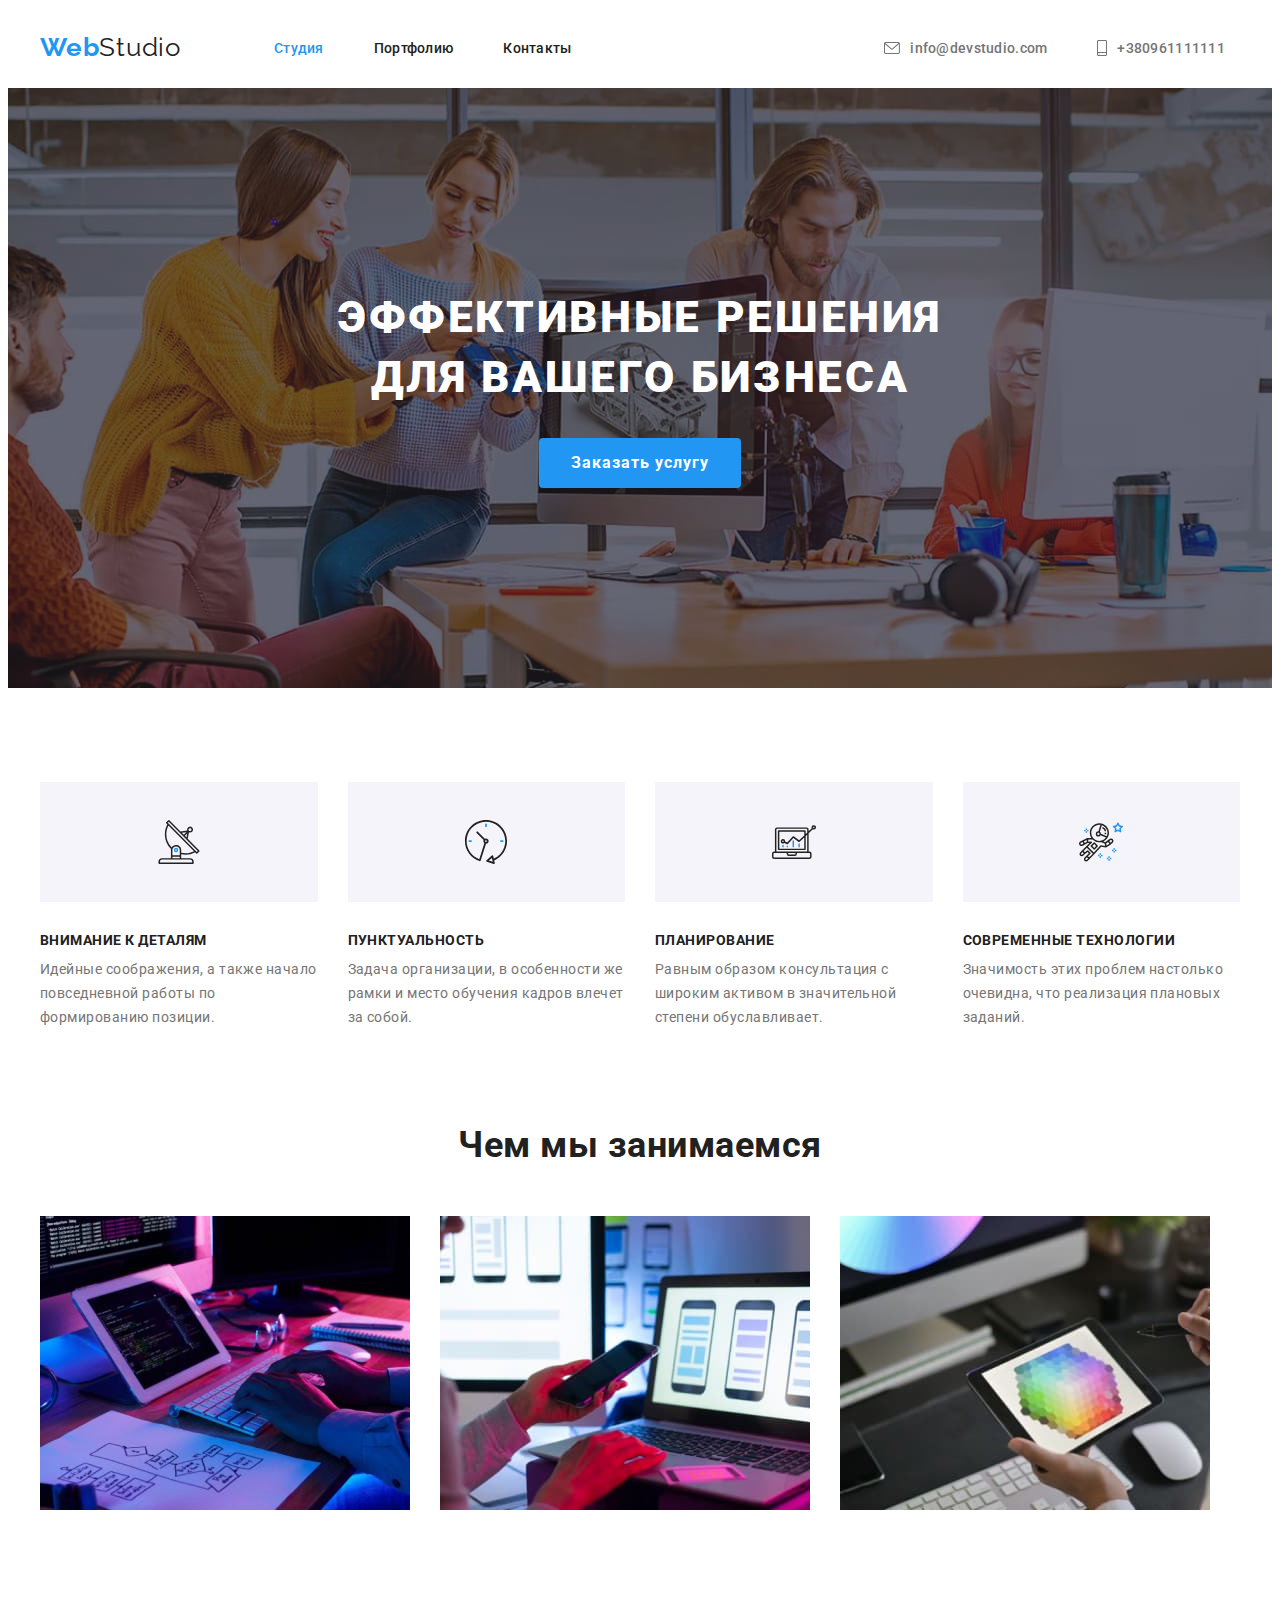
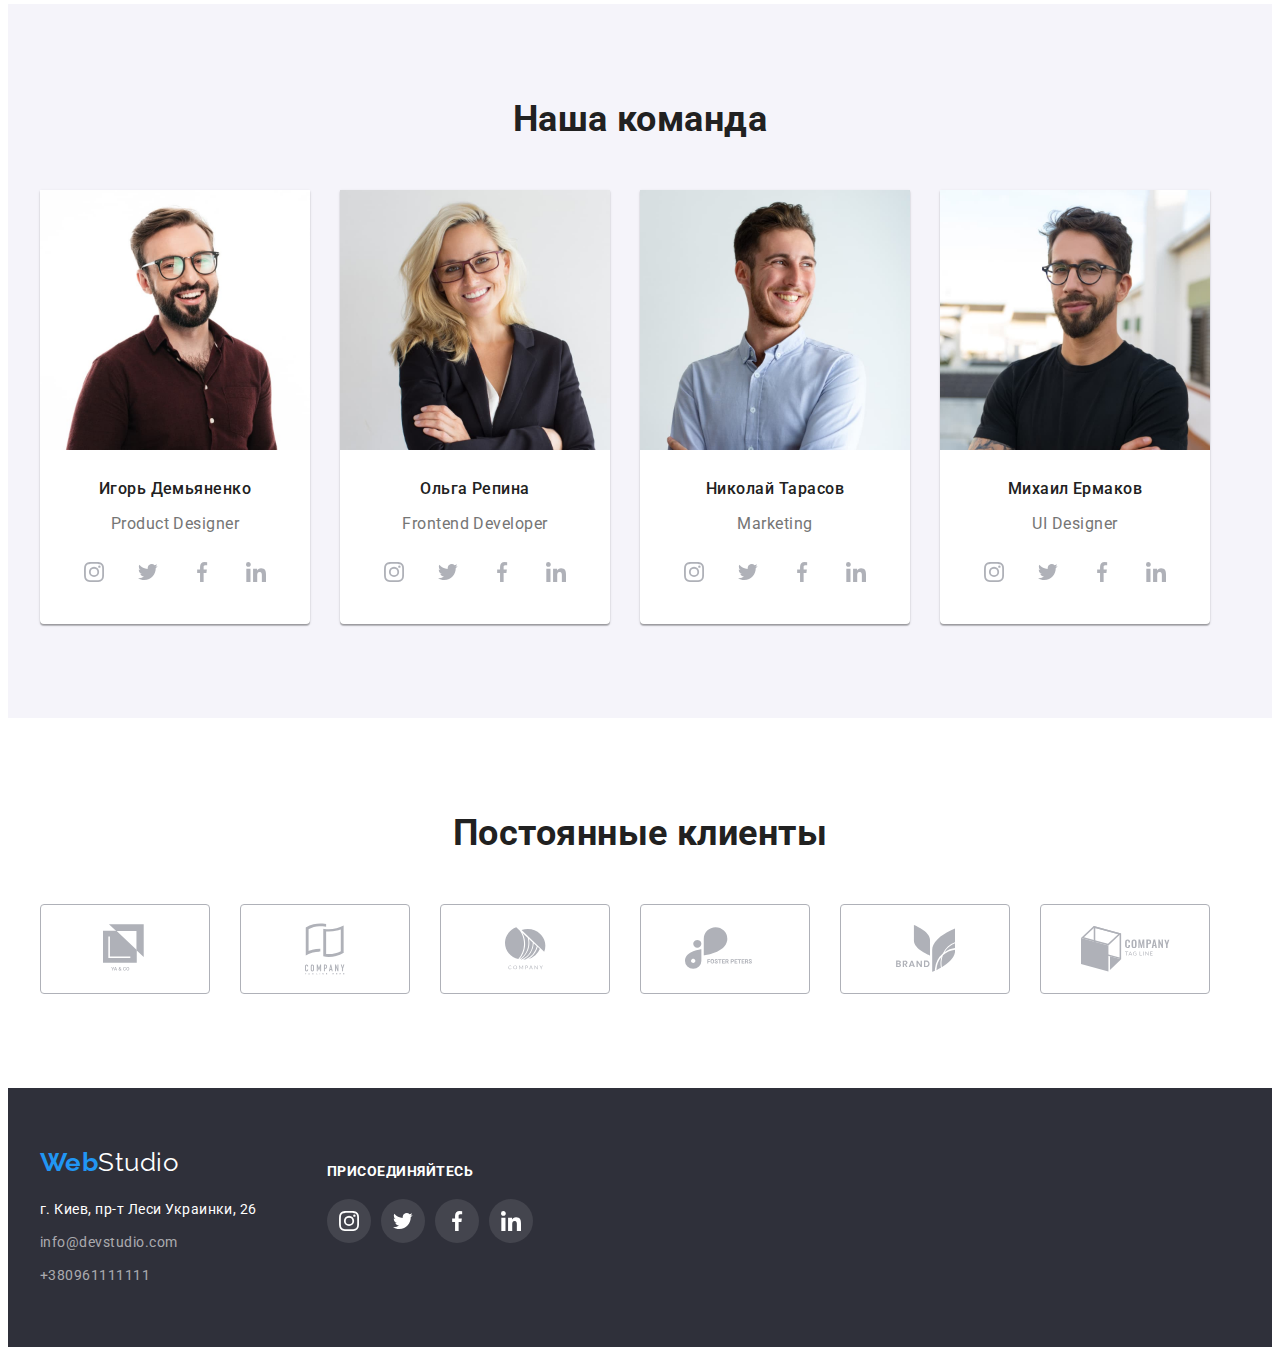
<file: index.html>
<!DOCTYPE html>
<html lang="ru">
  <head>
    <link href="https://fonts.googleapis.com/css2?family=Tangerine&display=swap" rel="stylesheet">
    <meta charset="UTF-8" />
    <meta name="viewport" content="width=device-width, initial-scale=1.0" />
    <title>Студия</title>
    <link rel="preconnect" href="https://fonts.gstatic.com">
    <link href="https://fonts.googleapis.com/css2?family=Raleway:wght@700&family=Roboto:wght@400;500;700;900&display=swap" rel="stylesheet">
    <link rel="stylesheet" href="https://cdnjs.cloudflare.com/ajax/libs/modern-normalize/1.0.0/modern-normalize.min.css" 
    integrity="sha512-ISS7cAi1PEhQ8jnbJpJZMd29NlhNj4AWYyLOSp2CE/CsHxTCu+r+t0D2yoJudVrd0/8fTVPUVDzY5Tvli75u/g==" crossorigin="anonymous" />
    <link rel="stylesheet" href="./css/common.css">
    <link rel="stylesheet" href="./css/main.css">

    
  </head>
  <body>
    <header class="page-header">
        <div class="container">
            <nav class="main-nav">
                <a href="./index.html" lang="en" class="logo"><span class="logo-color">Web</span>Studio</a>
                <ul class="site-nav">
                    <li class="item"><a class="link current" href="./index.html">Студия</a></li>
                    <li class="item"><a class="link" href="./portfolio.html">Портфолию</a></li> 
                    <li class="item"><a class="link" href="">Контакты</a></li>
                </ul>
            </nav>   
        
            <div class="container">            

                <ul class="contacts list">
                    <li class="item">
                        <a class="contacts-link" href="mailto:info@devstudio.com">
                            <svg class="contacts-icon" width="16" height="12">
                                <use href="./images/icons.svg#icon-envelope"></use>
                            </svg>
                            info@devstudio.com</a></li>


                    <li class="item">
                        <a class="contacts-link icon-mobile" href="tel:+380961111111">
                             <svg class="contacts-icon" width="10" height="16">
                                <use href="./images/icons.svg#icon-smartphone"></use>
                            </svg>
                            +380961111111</a></li>
                        
           

                
                    </ul>
            </div>
            </div>
    </header>
       




   


    <main>
    <!--Герой-->
    <section class="hero">
        <h1 class="hero-title">Эффективные решения <br/> для вашего бизнеса</h1>
        <a href="" class="button">Заказать услугу</a>
    </section>

    
    <!--Особенности-->
    <section class="feature">
        <div class="container">
        <h2 class="visually-hidden">Особенности</h2>
        <ul class="feature-items">
            
            
            <li class="item icon-antena">
                <div class="thumb">
                <svg class="nav-icon" width="70" height="70">
                    <use href="./images/icons.svg#icon-antenna-1"></use>
                </svg></div>
                <h3 class="title">Внимание к деталям</h3>
                <p class="title-text">Идейные соображения, а также начало повседневной работы по формированию позиции.</p>
            </li>
        
            <li class="item icon-clock">
                <div class="thumb">
                <svg class="nav-icon" width="70" height="70">
                    <use href="./images/icons.svg#icon-clock-1"></use>
                </svg></div>
                <h3 class="title">Пунктуальность</h3>
                <p class="title-text">Задача организации, в особенности же рамки и место обучения кадров влечет за собой.</p>
            </li>
            <li class="item icon-diagram">
                <div class="thumb">
                <svg class="nav-icon" width="70" height="70">
                    <use href="./images/icons.svg#icon-diagram-1"></use>
                </svg></div>
                <h3 class="title">Планирование</h3>
                <p class="title-text">Равным образом консультация с широким активом в значительной степени обуславливает.</p>
            </li>
            <li class="item icon-astronaut">
                <div class="thumb">
                <svg class="nav-icon" width="70" height="70">
                    <use href="./images/icons.svg#icon-astronaut-1"></use>
                </svg></div>
                <h3 class="title">Современные технологии</h3>
                <p class="title-text">Значимость этих проблем настолько очевидна, что реализация плановых заданий.</p>
            </li>
        </ul>
    </div>
    </section>
    <!--Чем мы занимаемся-->
    <section class="work">
        <h2 class="work-title">Чем мы занимаемся</h2>
      <div class="container">  
        <ul class="work-items list">
         <li class="item">
          <img src="images/1.jpg" alt="1" width="370">
        </li>
        <li class="item">
          <img src="images/2.jpg" alt="2" width="370">
        </li>
        <li class="item">
          <img src="images/3.jpg" alt="3" width="370">
        </li>
      </ul>
    </div>
    
    </section>
      <!--Наша команда-->
    <section class="comand">
        <h2 class="comand-title">Наша команда</h2>
    <div class="container">
        <ul class="comand-group list">
            <li class="item">
                <img src="images/igor.jpg" alt="Игорь Демьяненко" width="270">
                <h3 class="comand-name">Игорь Демьяненко</h3>
                <p lang="en" class="comand-profesion">Product Designer</p>
                <ul class="nav">
                    <li class="nav-item"> 
                        <a href="" class="nav-link">
                            <svg class="nav-icon" width="20" hight="20">
                                <use href="./images/icons.svg#icon-instagram"></use>
                            </svg>
                        </a>
                    </li>
                    <li class="nav-item">
                        <a href="" class="nav-link"><svg class="nav-icon" width="20" hight="20">
                            <use href="./images/icons.svg#icon-twitter"></use>
                        </svg></a>
                    </li>
                    <li class="nav-item">
                        <a href="" class="nav-link"><svg class="nav-icon" width="20" hight="20">
                            <use href="./images/icons.svg#icon-facebook"></use>
                        </svg></a>
                    </li>
                    <li class="nav-item">
                        <a href="" class="nav-link"><svg class="nav-icon" width="20" hight="20">
                            <use href="./images/icons.svg#icon-linkedin"></use>
                        </svg></a>
                    </li>
                </ul>
            </li>
            <li class="item">
                <img src="images/olga.jpg" alt="Ольга Репина" width="270">
                <h3 class="comand-name">Ольга Репина</h3>
                <p lang="en" class="comand-profesion">Frontend Developer</p>
                <ul class="nav">
                    <li class="nav-item"> 
                        <a href="" class="nav-link">
                            <svg class="nav-icon" width="20" height="20">
                                <use href="./images/icons.svg#icon-instagram"></use>
                            </svg>
                        </a>
                    </li>
                    <li class="nav-item">
                        <a href="" class="nav-link"><svg class="nav-icon" width="20" height="20">
                            <use href="./images/icons.svg#icon-twitter"></use>
                        </svg></a>
                    </li>
                    <li class="nav-item">
                        <a href="" class="nav-link"><svg class="nav-icon" width="20" height="20">
                            <use href="./images/icons.svg#icon-facebook"></use>
                        </svg></a>
                    </li>
                    <li class="nav-item">
                        <a href="" class="nav-link"><svg class="nav-icon" width="20" height="20">
                            <use href="./images/icons.svg#icon-linkedin"></use>
                        </svg></a>
                    </li>
                </ul>
              
            </li>
            <li class="item">
                <img src="images/nicolay.jpg" alt="Николай Тарасов" width="270">
                <h3 class="comand-name">Николай Тарасов</h3>
                <p lang="en" class="comand-profesion">Marketing</p>
                <ul class="nav">
                    <li class="nav-item"> 
                        <a href="" class="nav-link">
                            <svg class="nav-icon" width="20" height="20">
                                <use href="./images/icons.svg#icon-instagram"></use>
                            </svg>
                        </a>
                    </li>
                    <li class="nav-item">
                        <a href="" class="nav-link"><svg class="nav-icon" width="20" height="20">
                            <use href="./images/icons.svg#icon-twitter"></use>
                        </svg></a>
                    </li>
                    <li class="nav-item">
                        <a href="" class="nav-link"><svg class="nav-icon" width="20" height="20">
                            <use href="./images/icons.svg#icon-facebook"></use>
                        </svg></a>
                    </li>
                    <li class="nav-item">
                        <a href="" class="nav-link"><svg class="nav-icon" width="20" height="20">
                            <use href="./images/icons.svg#icon-linkedin"></use>
                        </svg></a>
                    </li>
                </ul>
            </li>
            <li class="item">
                <img src="images/michail.jpg" alt="Михаил Ермаков" width="270">
                <h3 class="comand-name">Михаил Ермаков</h3>
                <p lang="en" class="comand-profesion">UI Designer</p>
                <ul class="nav">
                    <li class="nav-item"> 
                        <a href="" class="nav-link">
                            <svg class="nav-icon" width="20" height="20">
                                <use href="./images/icons.svg#icon-instagram"></use>
                            </svg>
                        </a>
                    </li>
                    <li class="nav-item">
                        <a href="" class="nav-link"><svg class="nav-icon" width="20" height="20">
                            <use href="./images/icons.svg#icon-twitter"></use>
                        </svg></a>
                    </li>
                    <li class="nav-item">
                        <a href="" class="nav-link"><svg class="nav-icon" width="20" height="20">
                            <use href="./images/icons.svg#icon-facebook"></use>
                        </svg></a>
                    </li>
                    <li class="nav-item">
                        <a href="" class="nav-link"><svg class="nav-icon" width="20" height="20">
                            <use href="./images/icons.svg#icon-linkedin"></use>
                        </svg></a>
                    </li>
                </ul>
            </li>
        </ul>
    </div>
  
   </section>

   <!--Наши клиенты-->
   <section class="clients">
       <h2 class="clients-title">Постоянные клиенты</h2>
       <div class="container">
           <ul class="clients-group list">
               <li class="item">
                  
                <a href="" class="clients-link">
                    <svg class="clients-icon" width="45" height="50">
                        <use href="./images/icons.svg#icon-logo-1"></use>
                    </svg>
                </a>
            
               </li>
               <li class="item">
                <a href="" class="clients-link" >
                    <svg class="clients-icon" width="40" height="52" >
                        <use href="./images/icons.svg#icon-logo-2"></use>
                    </svg>
                </a>
               </li>
               <li class="item" >
                <a href="" class="clients-link">
                    <svg class="clients-icon" width="41" height="43" >
                        <use href="./images/icons.svg#icon-logo-3"></use>
                    </svg>
                </a>

               </li>
               <li class="item" >
                <a href="" class="clients-link">
                    <svg class="clients-icon" width="80" height="43">
                        <use href="./images/icons.svg#icon-logo-4"></use>
                    </svg>
                </a>
               </li>
               <li class="item" >
                <a href="" class="clients-link">
                    <svg class="clients-icon" width="59" height="47">
                        <use href="./images/icons.svg#icon-logo-5"></use>
                    </svg>
                </a>
               </li>
               <li class="item" >
                <a href="" class="clients-link">
                    <svg class="clients-icon" width="89" height="46">
                        <use href="./images/icons.svg#icon-logo-6"></use>
                    </svg>
                </a>
               </li>
           </ul>

       </div>


   </section>

    </main>
<footer class="footer">
        <!--Адрес-->
       <div class="container main">
        <div class="footer-address">

        <a href="" lang="en" class="logo-footer"><span class="logo-color">Web</span>Studio</a>
        
        
        <address class="address-title">
            <p class="address-p">г. Киев, пр-т Леси Украинки, 26 </p>
        </address>
        
        <address>
            <ul class="main-address">
                <li class="item"><a class="address-link" href="mailto:info@devstudio.com">info@devstudio.com</a></li>
                <li class="item"><a class="address-link" href="tel:+380961111111">+380961111111</a></li>
             </ul>   
            </address>
        </div>   
       

      <div class="footer-nav">
          <h2 class="title">Присоединяйтесь</h2>
          <ul class="nav-footer">
            <li class="nav-item"> 
                <a href="" class="nav-link-footer">
                    <svg class="nav-icon" width="20" hight="20">
                        <use href="./images/icons.svg#icon-instagram"></use>
                    </svg>
                </a>
            </li>
            <li class="nav-item">
                <a href="" class="nav-link-footer"><svg class="nav-icon" width="20" hight="20">
                    <use href="./images/icons.svg#icon-twitter"></use>
                </svg></a>
            </li>
            <li class="nav-item">
                <a href="" class="nav-link-footer"><svg class="nav-icon" width="20" hight="20">
                    <use href="./images/icons.svg#icon-facebook"></use>
                </svg></a>
            </li>
            <li class="nav-item">
                <a href="" class="nav-link-footer"><svg class="nav-icon" width="20" hight="20">
                    <use href="./images/icons.svg#icon-linkedin"></use>
                </svg></a>
            </li>
        </ul>



      </div>
    </div> 
</footer>
  </body>
</html>
</file>
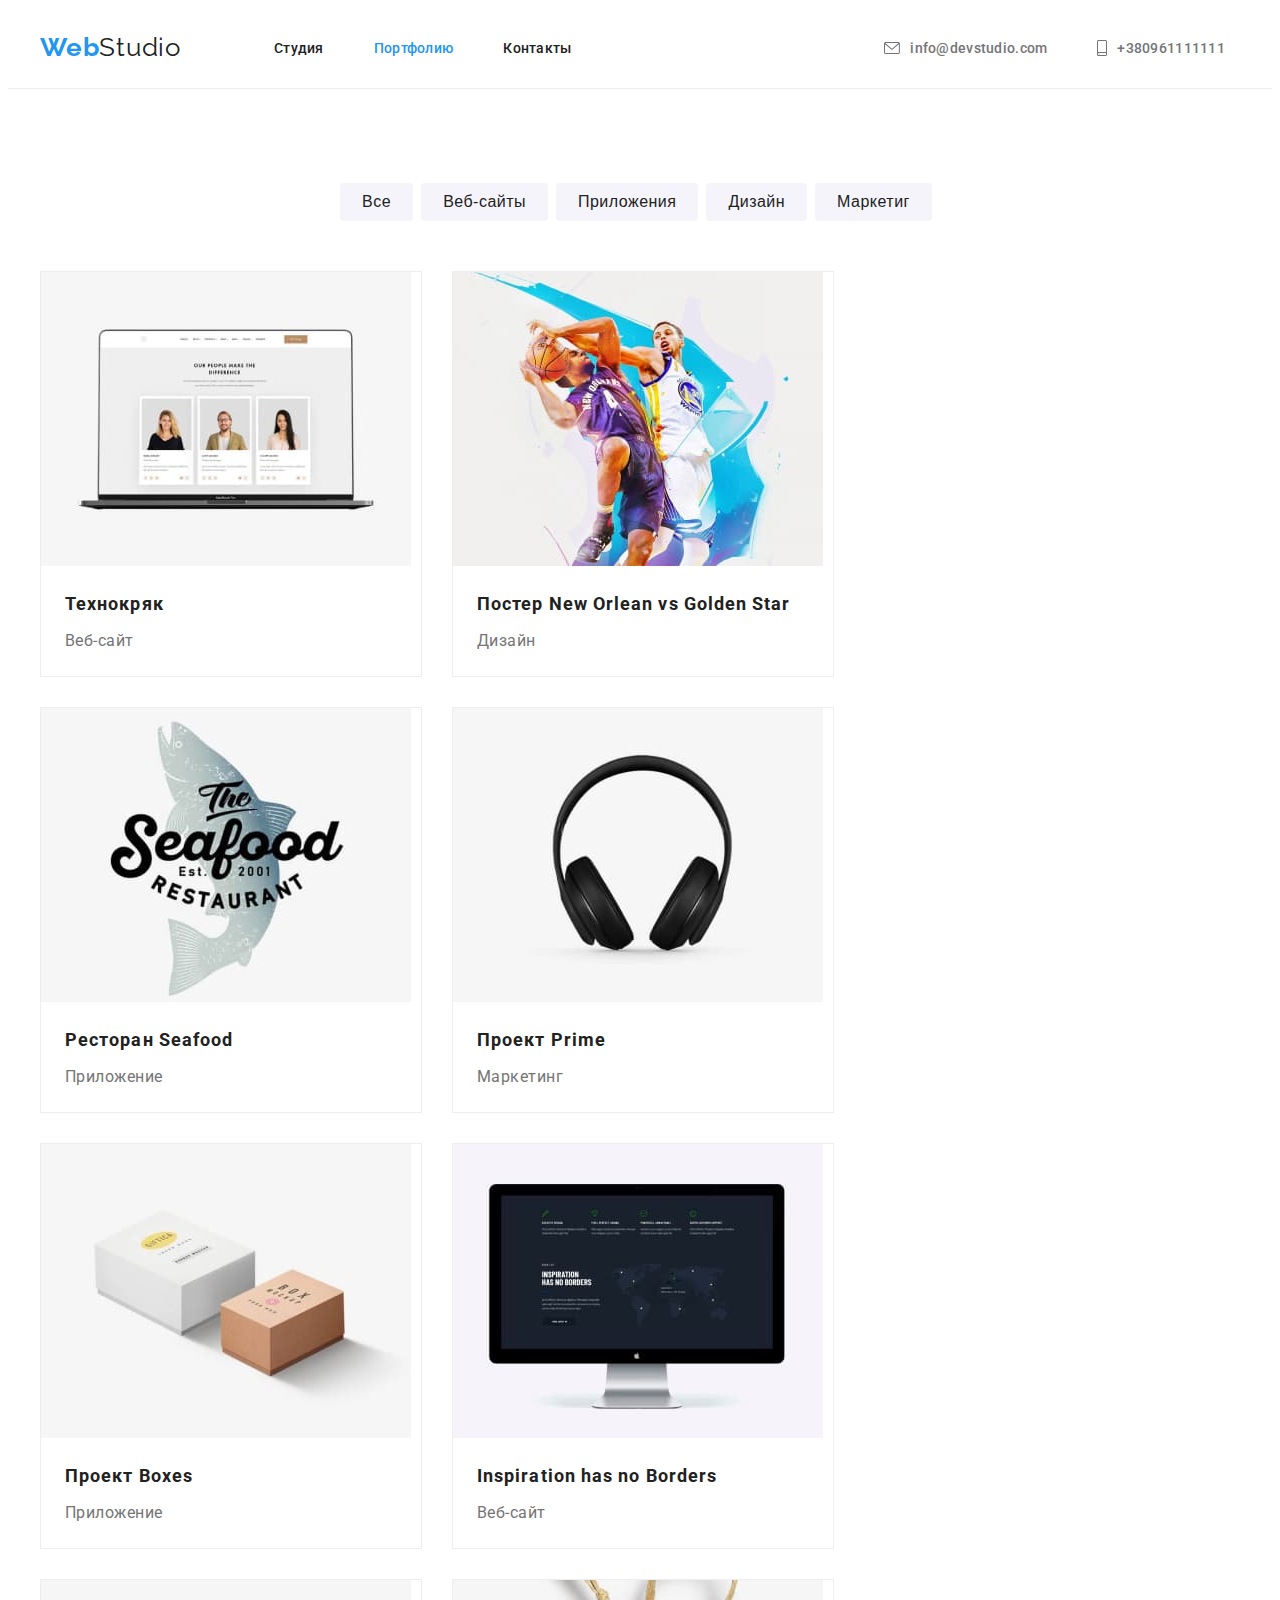
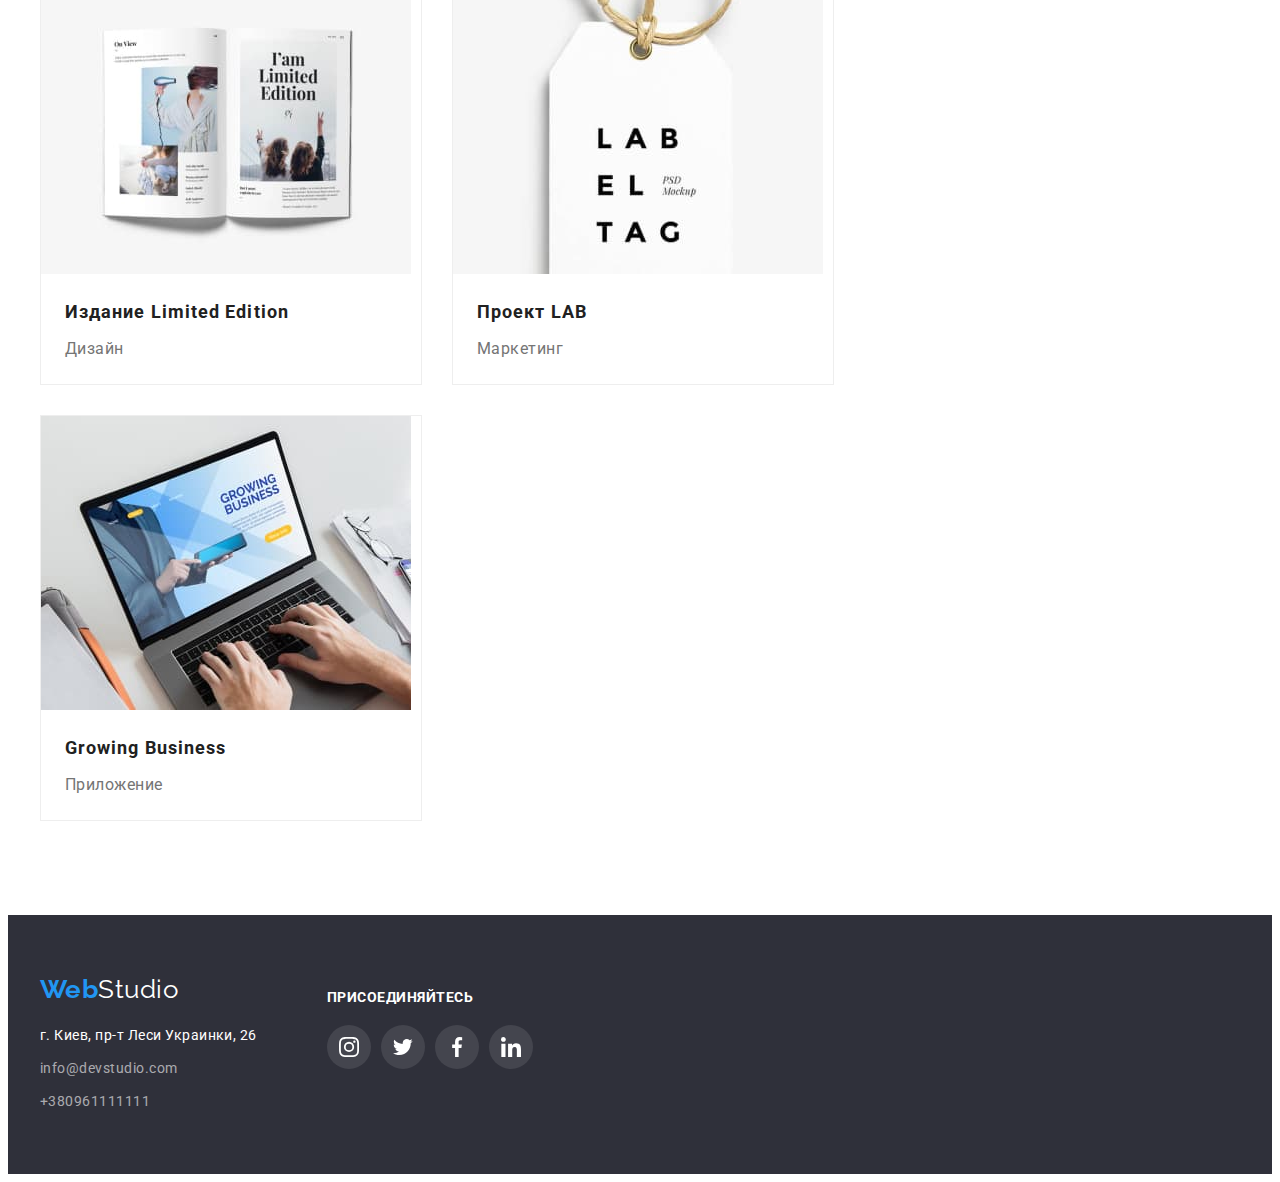
<file: portfolio.html>
<!DOCTYPE html>
<html lang="ru">
  <head>
    <link href="https://fonts.googleapis.com/css2?family=Tangerine&display=swap" rel="stylesheet">
    <meta charset="UTF-8" />
    <meta name="viewport" content="width=device-width, initial-scale=1.0" />
    <title>Портфолио</title>
    <link rel="preconnect" href="https://fonts.gstatic.com">
    <link href="https://fonts.googleapis.com/css2?family=Raleway:wght@700&family=Roboto:wght@400;500;700;900&display=swap" rel="stylesheet">
    <link rel="stylesheet" href="https://cdnjs.cloudflare.com/ajax/libs/modern-normalize/1.0.0/modern-normalize.min.css" 
    integrity="sha512-ISS7cAi1PEhQ8jnbJpJZMd29NlhNj4AWYyLOSp2CE/CsHxTCu+r+t0D2yoJudVrd0/8fTVPUVDzY5Tvli75u/g==" crossorigin="anonymous" />
    <link rel="stylesheet" href="./css/common.css"/>
    <link rel="stylesheet" href="./css/portfolio.css">
  </head>
 





  <body>
    <header class="page-header"> 
        <div class="container">
        <nav class="main-nav">
            <a href="./index.html" lang="en" class="logo"><span class="logo-color">Web</span>Studio</a>
            <ul class="site-nav">
                <li class="item"><a class="link" href="./index.html">Студия</a></li>
                <li class="item"><a class="link current" href="./portfolio.html">Портфолию</a></li> 
                <li class="item"><a class="link" href="">Контакты</a></li>
            </ul>
        </nav>    
        <div class="container">
            <ul class="contacts list">
                <li class="item">
                    <a class="contacts-link" href="mailto:info@devstudio.com">
                        <svg class="contacts-icon" width="16" height="12">
                            <use href="./images/icons.svg#icon-envelope"></use>
                        </svg>
                        info@devstudio.com</a></li>


                <li class="item">
                    <a class="contacts-link" href="tel:+380961111111">
                         <svg class="contacts-icon" width="10" height="16">
                            <use href="./images/icons.svg#icon-smartphone"></use>
                        </svg>
                        +380961111111</a></li>
                    
       

            
                </ul>
        </div>
        </div>
    </header>
   
    <main>

    <!--Портфолио-->
    <section class="general-portfolio">
        <h1 class="visually-hidden">Портфолио</h1>
        <ul class="button-items">
            <li><button type="button" class="button primary">Все</button></li>
            <li><button type="button" class="button primary">Веб-сайты</button></li>
            <li><button type="button" class="button primary">Приложения</button></li>
            <li><button type="button" class="button primary">Дизайн</button></li>
            <li><button type="button" class="button primary">Маркетиг</button></li>
        </ul>


    <div class="container">
        <ul class="portfolio">
            <li class="item"> 
                <div class="card-thumb">
                    <a href="" class="link"> </a>
                   
             <img src="./images/technokryak.jpg" alt="Технокряк" width="370">  
            
            <div class="card-content">
            <h2 class="title">Технокряк</h2>
                    <p class="text">Веб-сайт</p>
                </div>
            </div>
                </li> 
                  
           
            <li class="item">
               
                    <div class="card-thumb">
                        <a href="" class="link"> </a>
                <img src="./images/neworleans.jpg" alt="Постер New Orlean vs Golden Star" width="370">
                     
                     <div class="card-content">
                      <h2 class="title">Постер New Orlean vs Golden Star</h2>
                      <p class="text">Дизайн</p>
                      </div>
                    </div> 
            </li>
            <li class="item">
                
                    <div class="card-thumb">
                        <a href="" class="link"> </a>
                <img src="./images/restoran.jpg" alt="Ресторан Seafood" width="370">
                
                 <div class="card-content">
                <h2 class="title">Ресторан Seafood</h2>
                <p class="text">Приложение</p>
                </div>
            </div> 
        </li>
                
               
            <li class="item">
               
                    <div class="card-thumb">
                        <a href="" class="link"> </a>
                <img src="./images/prime.jpg" alt="Проект Prime" width="370">
                
                 <div class="card-content">
                <h2 class="title">Проект Prime</h2>
                <p class="text">Маркетинг</p>
                </div>
             </div> 
           
        </li>
                 
               
            <li class="item">
                
                    <div class="card-thumb">
                        <a href="" class="link"> </a>
                <img src="./images/boxex.jpg" alt="Проект Boxes" width="370">
                 
                 <div class="card-content">
                <h2 class="title">Проект Boxes</h2>
                <p class="text">Приложение</p>
                </div>

           </div> 
        </li>
                 
                
            <li class="item">
                
                    <div class="card-thumb">
                        <a href="" class="link"> </a>
                <img src="./images/noborders.jpg" alt="Inspiration has no Borders" width="370">
                
                 <div class="card-content">
                <h2 class="title">Inspiration has no Borders</h2>
                <p class="text">Веб-сайт</p>
                </div>
           </div> 
        </li>
                

            <li class="item">
                
                    <div class="card-thumb">
                        <a href="" class="link"> </a>
                <img src="./images/limitededition.jpg" alt="Издание Limited Edition" width="370">
                    
                <div class="card-content">
                <h2 class="title">Издание Limited Edition</h2>
                <p class="text">Дизайн</p>
                </div>

           </div>
        </li>
                

            <li class="item">
              
                    <div class="card-thumb">
                        <a href="" class="link"> </a>
                <img src="./images/lab.jpg" alt="Проект LAB" width="370">
                    
                
                    <div class="card-content">
                        <h2 class="title">Проект LAB</h2>
                <p class="text">Маркетинг</p>
                </div>

          </div>
        </li>
             
                
            <li class="item">
           
                    <div class="card-thumb">
                        <a href="" class="link"> </a>
                <img src="./images/growingbussines.jpg" alt="Growing Business"  width="370">
                    
                <div class="card-content">
                     <h2 class="title">Growing Business</h2>
                     <p class="text">Приложение</p>
                </div>
         </div>
            </li>
                
                
        </ul>
    </div>
    </section>

    </main>

   <footer class="footer">
        <!--Адрес-->
        <div class="container main">
            <div class="footer-address">
    
            <a href="" lang="en" class="logo-footer"><span class="logo-color">Web</span>Studio</a>
            
            
            <address class="address-title">
                <p class="address-p">г. Киев, пр-т Леси Украинки, 26 </p>
            </address>
            
            <address >
                <ul class="main-address">
                    <li class="item"><a class="address-link" href="mailto:info@devstudio.com">info@devstudio.com</a></li>
                    <li class="item"><a class="address-link" href="tel:+380961111111">+380961111111</a></li>
                 </ul>   
                </address>
            </div>   
           
    
          <div class="footer-nav">
              <h2 class="title">Присоединяйтесь</h2>
              <ul class="nav-footer">
                <li class="nav-item"> 
                    <a href="" class="nav-link-footer">
                        <svg class="nav-icon" width="20" hight="20">
                            <use href="./images/icons.svg#icon-instagram"></use>
                        </svg>
                    </a>
                </li>
                <li class="nav-item">
                    <a href="" class="nav-link-footer"><svg class="nav-icon" width="20" hight="20">
                        <use href="./images/icons.svg#icon-twitter"></use>
                    </svg></a>
                </li>
                <li class="nav-item">
                    <a href="" class="nav-link-footer"><svg class="nav-icon" width="20" hight="20">
                        <use href="./images/icons.svg#icon-facebook"></use>
                    </svg></a>
                </li>
                <li class="nav-item">
                    <a href="" class="nav-link-footer"><svg class="nav-icon" width="20" hight="20">
                        <use href="./images/icons.svg#icon-linkedin"></use>
                    </svg></a>
                </li>
            </ul>
    
    
    
          </div>
        </div>
     
</footer>
    </body>
</html>
</file>
<file: css/common.css>
:root {
    --primary-text-color: #212121;
    --title-text-color: #757575;
    --accent-color: #2196F3;
    --primary-bg-color: #ffffff; 
    --bgc-main: #2F303A;
    --bgc-accent: #F5F4FA;
    --icon-color: #AFB1B8; 
}


body {
    background-color: #ffffff;
    color: #212121;
    text-decoration: none;
    font-family: 'Roboto', sans-serif;
    letter-spacing: 0.03em;
}

ul {
    list-style: none;
}

a {
    text-decoration: none;
}

img {
    display: block;
    max-width: 100%;
    height: auto;
}

.visually-hidden {
    position: absolute;
    width: 1px;
    height: 1px;
    margin: -1px;
    border: 0;
    padding: 0;
    white-space: nowrap;
    clip-path: inset(100%);
    clip: rect(0 0 0 0);
    overflow: hidden;
}

/* logo */

.logo {
    display: block;
    font-family: 'Raleway', sans-serif;
    font-weight: 400;
    font-size: 26px;
    line-height: 1.15;
    color: var(--primary-text-color);
    letter-spacing: 0.03em;
}

.logo-color{
    font-family: 'Raleway', sans-serif;
    font-weight: 700;
    font-size: 26px;
    line-height: 1.15;
    color: var(--accent-color);
}

.logo:hover,
.logo:focus {
    color: var(--primary-text-color); 
}

/* Утилиты */

.list {
    padding: 0;
    margin: 0;
    list-style: none;
}

.main-nav {
    display: flex;
    align-items: center;
}

.container {
    display: flex;
    align-items: center;

    margin-left: auto;
    margin-right: auto;
    width: 1200px;
    padding-left: 15px;
    padding-right: 15px;
    
    /* outline: 1px solid red; */
}

/* Site nav */

.page-header {
     
    /* width: 1200px; */
    /* background-color: blanchedalmond; */
}

.site-nav {
    margin: 0;
    padding: 0;
    display: flex;
    margin-left: 93px;
}

.site-nav .item + .item {
    margin-left: 50px;
}

/* .site-nav .item:not(:last-child) {
    margin-right: 50px;
} */

.site-nav .link {
    display: block;
    padding-top: 32px;
    padding-bottom: 32px;

    color: var(--primary-text-color);
    font-style: normal;
    font-weight: 500;
    font-size: 14px;
    line-height: 1.15;    
    letter-spacing: 0.02em;
    
}

.site-nav .link:hover,
.site-nav .link:focus {
    color: var(--accent-color);
}

.site-nav .link.current {
    color: var(--accent-color);
}


.contacts {
    display: flex;
    align-items: center;
    margin-left: auto;
}

.contacts .item + .item {
    margin-left: 50px;
}

.contacts-link:hover,
.contacts-link:focus {
    fill: var(--accent-color);
}

.contacts-link {
    display: flex;
    color: var(--title-text-color);
    font-weight: 500;
    font-size: 14px;
    line-height: 1.15;
    letter-spacing: 0.02em;
    
}

.contacts .contacts-link:hover,
.contacts .contacts-link:focus {
    color: var(--accent-color);
}


.contacts-icon {
    display: flex;
    justify-content: center;
    align-self: center;
    margin-right: 10px;
    fill: currentColor;
}

/*footer*/

.footer {
    padding-top: 60px;
    padding-bottom: 60px;
    background-color: var(--bgc-main);
}

.logo-footer {
    font-family: 'Raleway', sans-serif;
    font-weight: 400;
    font-size: 26px;
    line-height: 1.15;
    color: var(--primary-bg-color);
}

.logo-color{
    font-family: 'Raleway', sans-serif;
    font-weight: 700;
    font-size: 26px;
    line-height: 1.15;
    color: var(--accent-color);
}

.main-address {
    margin: 0;
    padding: 0;
}

.address-p {
    margin: 0;
    padding: 0;
}

.address-title {
    margin: 0;
    padding: 0;
    color: var(--primary-bg-color);
    font-style: normal;
    font-weight: normal;
    font-size: 14px;
    line-height: 1.71;
    padding-bottom: 9px;
    padding-top: 20px;
}

.main-address .address-link {
    color: rgba(255 ,255 ,255 ,0.6 );
    font-style: normal;
    font-weight: normal;
    font-size: 14px;
    line-height: 1.71;
}


.container.main {
    display: flex; 
}

.footer-address{
    display: block;
}

.main-address .item:not(:last-child){
    padding-bottom: 9px;
}

/*Присоединяйтесь*/

.footer-nav .title {
    margin: 0;
    padding: 0;
    text-transform: uppercase;
    color: var(--primary-bg-color);
    font-style: normal;
    font-weight: bold;
    font-size: 14px;
    line-height: 1,14;
    margin-bottom: 20px;

}

.footer-nav {
    display: block;
    margin-left: 70px;
}

.nav-footer {
    display: flex;
    margin: 0;
    padding: 0;
    justify-content: center;
    align-items: center;
    margin-bottom: 30px;
}

.nav-link-footer {
    display: flex;
    justify-content: center;
    align-items: center;
    width: 44px;
    height: 44px;
    color: var(--primary-bg-color); 
    background: rgba(255, 255, 255, 0.1);
    border-radius: 50%;

}

.nav-link-footer:hover,
.nav-link-footer:focus {
    background-color: var(--accent-color);
    color: var(--primary-bg-color);
    border-radius: 50%;
} 

.nav-icon{
    fill: var(--primary-bg-color);
    height: 44px;
} 

.nav-footer .nav-item:not(:last-child) {
    margin-right: 10px;
}
</file>
<file: css/main.css>
/* hero*/

.hero {
    text-align: center;
    justify-content: center;
    max-width: 1600px;
    min-height: 600px;
    margin-left: auto;
    margin-right: auto;
    background-repeat: no-repeat;
    background-size: cover;
    background-color: var(--bgc-main);
    background-position: center;

    background-image: linear-gradient(
        to right, 
        rgba(47, 48, 58, 0.4),
        rgba(47, 48, 58, 0.4)
    ), url(../images/hero.jpg);
    
}

.hero-title {
    margin-top: 0;
    text-transform: uppercase;
    font-weight: 900;
    font-size: 44px;
    line-height: 1.36;
    color: var(--primary-bg-color);
    letter-spacing: 0.06em;
    margin-bottom: 30px;
    padding-top: 200px;
}

/* button*/
.button {
    display: inline-block;
    align-items: center;
    text-align: center;
    padding: 10px 32px;
    min-width: 136px;

    color: var(--primary-bg-color);
    background-color: var(--accent-color);
    font-weight: bold;
    font-size: 16px;
    line-height: 1.87;
    letter-spacing: 0.06em;
    border-radius: 4px;
}

/* features */

.feature {
    padding-bottom: 94px;
    padding-top: 94px;

}

.feature-items {
    margin: 0;
    padding: 0;
    display: flex;
    flex-wrap: wrap;
    margin-left: -30px;
    

}

.feature-items .item {
    margin-left: 30px;
    flex-basis: calc(100% / 4 - 30px );
}

.feature-items .thumb {
    display: flex;
    justify-content: center;
    align-items: center;
    background-color: var(--bgc-accent);
    height: 120px;
    margin-bottom: 30px;
}

.thumb .nav-icon {
    display: flex;

}

/* .item:nth-child(1)::before {
    background-image: url(../images/antenna\ 1.svg);
 }

 .item:nth-child(2)::before {
    background-image: url(../images/clock\ 1.svg);
 }

 .item:nth-child(3)::before {
    background-image: url(../images/diagram\ 1.svg);
 }

 .item:nth-child(4)::before {
    background-image: url(../images/astronaut\ 1.svg);
 } */

/* 
.feature-items .item + .item {
    margin-left: 30px;
} */

.feature .title {
    margin-top: 0;
    margin-bottom: 10px;
    color: var(--primary-text-color);
    font-weight: bold;
    font-size: 14px;
    line-height: 1.15;
    text-transform: uppercase;
}

.feature .title-text{
    margin-top: 0;
    margin-bottom: 0;
    color: var(--title-text-color);
    font-weight: normal;
    font-size: 14px;
    line-height: 1.71;
}

/* section */
.work {
    padding-bottom: 94px;
     
}

.work-title {
    margin-top: 0;
    margin-bottom: 50px;
    color: var(--primary-text-color);
    font-weight: bold;
    font-size: 36px;
    line-height: 1.17;
    text-align: center;
    
    /* background-color: cadetblue; */
}

.work-items {
    display: flex;
    margin-left: -30px;
}

.work-items  .item {  
    margin-left: 30px;
    flex-basis: calc(100% / 3 - 30px );

}

/* comand */

.comand {
    background-color: var(--bgc-accent);
    padding-top: 94px;
    padding-bottom: 94px;
}

.comand-title {
    
    margin-top: 0;
    margin-bottom: 50px;
    color: var(--primary-text-color);
    font-weight: bold;
    font-size: 36px;
    line-height: 1.17;
    text-align: center;
}

.comand-name {
    margin: 0;
    text-align: center;
    color: var(--primary-text-color);
    font-weight: 500;
    font-size: 16px;
    line-height: 1.17;
    margin-top: 30px;
    margin-bottom: 10px;
}

.comand-profesion {
    text-align: center;
    color: var(--title-text-color);
    font-weight: normal;
    font-size: 16px;
    line-height: 1.17;
}

.comand-group {
    display: flex;
    margin-left: -30px;   
}

/* .comand-group > .item:not(:last-child) {
     margin-right: 30px;
} */

.comand-group > .item {
    background-color: var(--primary-bg-color);
    margin-left: 30px;
    flex-basis: calc(100% / 4 - 30px );
    border-radius: 0px 0px 4px 4px;   
    box-shadow: 0px 1px 3px rgba(0, 0, 0, 0.12), 0px 1px 1px rgba(0, 0, 0, 0.14), 0px 2px 1px rgba(0, 0, 0, 0.2);

}

.nav {
    display: flex;
    margin: 0;
    padding: 0;
    justify-content: center;
    align-items: center;
    margin-bottom: 30px;
  
}

.nav-link {
    display: flex;
    justify-content: center;
    align-items: center;
    width: 44px;
    height: 44px;
    color: var(--icon-color);

    /* outline: 1px solid green; */

}

.nav-link:hover,
.nav-link:focus {
    background-color: var(--accent-color);
    color: var(--primary-bg-color);
    border-radius: 50%;
} 

.nav-icon{
    fill: currentColor;
    height: 44px;
} 

.nav .nav-item:not(:last-child) {
    margin-right: 10px;
}

/* clients */

.clients {
    padding-top: 94px;
    padding-bottom: 94px;
 
}

.clients-title {
    margin-top: 0;
    margin-bottom: 50px;
    color: var(--primary-text-color);
    font-weight: bold;
    font-size: 36px;
    line-height: 1.17;
    text-align: center;

}

.clients-group {
    margin: 0;
    padding: 0;
    display: flex;
    margin-left: -30px;
}

.clients-group > .item {
    margin-left: 30px;
    flex-basis: calc(100% / 6 - 30px );
}

.clients-link{
    display: flex;
    align-items: center;
    justify-content: center;
    width: 170px;
    height: 90px;
    border: 1px solid var(--icon-color);
    box-sizing: border-box;
    border-radius: 4px;
    color: var(--icon-color);
}

.clients-link:hover,
.clients-link:focus {
    color: var(--accent-color);
    border-color: var(--accent-color);
} 

.clients-link {
    fill: currentColor;
}
</file>
<file: css/portfolio.css>
/* portfolio */
.page-header {
    border-bottom: 1px solid #ECECEC ;
}

.button-items {
    margin: 0;
    padding: 0;
    display: flex;
    justify-content: center;
    margin-bottom: 50px;
}

.button.primary {
    margin-right: 8px;
    padding: 6px 22px;

    background-color: var(--bgc-accent);
    color: var(--primary-text-color);
    font-weight: 500;
    font-size: 16px;
    line-height: 1.62;
    border: none;
    border-radius: 4px;

    letter-spacing: 0.03em;
}


.button.primary:focus,
.button.primary:hover {
    color: var(--primary-bg-color);
    background-color: var(--accent-color);
    box-shadow: 0px 3px 1px rgba(0, 0, 0, 0.1), 0px 1px 2px rgba(0, 0, 0, 0.08), 0px 2px 2px rgba(0, 0, 0, 0.12);
}

.general-portfolio {
    padding-top: 94px;
    padding-bottom: 94px;
}

.portfolio {
    margin: 0;
    padding: 0;
    display: flex;
    flex-wrap: wrap;
    margin-top: -30px;
    margin-left: -30px;
    
    /* outline: 1px solid greenyellow; */
}

.portfolio .title {
    margin: 0;
    padding: 0;
    color: var(--primary-text-color);
    font-weight: 700;
    font-size: 18px;
    line-height: 2;
    letter-spacing: 0.06em;
    margin-bottom: 4px;
    
    /* outline: 1px solid green; */
   
}

.portfolio .text {
    margin: 0;
    padding: 0;
    color: var(--title-text-color);
    font-weight: normal;
    font-size: 16px;
    line-height: 1.87;
    letter-spacing: 0.03em;
    
    /* outline: 1px solid blue; */
   
    
}

.portfolio .item {
    border: 1px solid #EEEEEE;
    flex-basis: calc(100% / 3 - 30px );
    margin-top: 30px;
    margin-left: 30px;
    
    /* outline: 1px solid red; */
}

.portfolio .card-thumb:hover,
.portfolio .card-thumb:focus {
    box-shadow: 0px 1px 1px rgba(0, 0, 0, 0.12), 0px 4px 4px rgba(0, 0, 0, 0.06), 1px 4px 6px rgba(0, 0, 0, 0.16);
}

.card-content {
    padding: 20px 24px;

    /* outline: 5px solid orange; */
}
</file>
